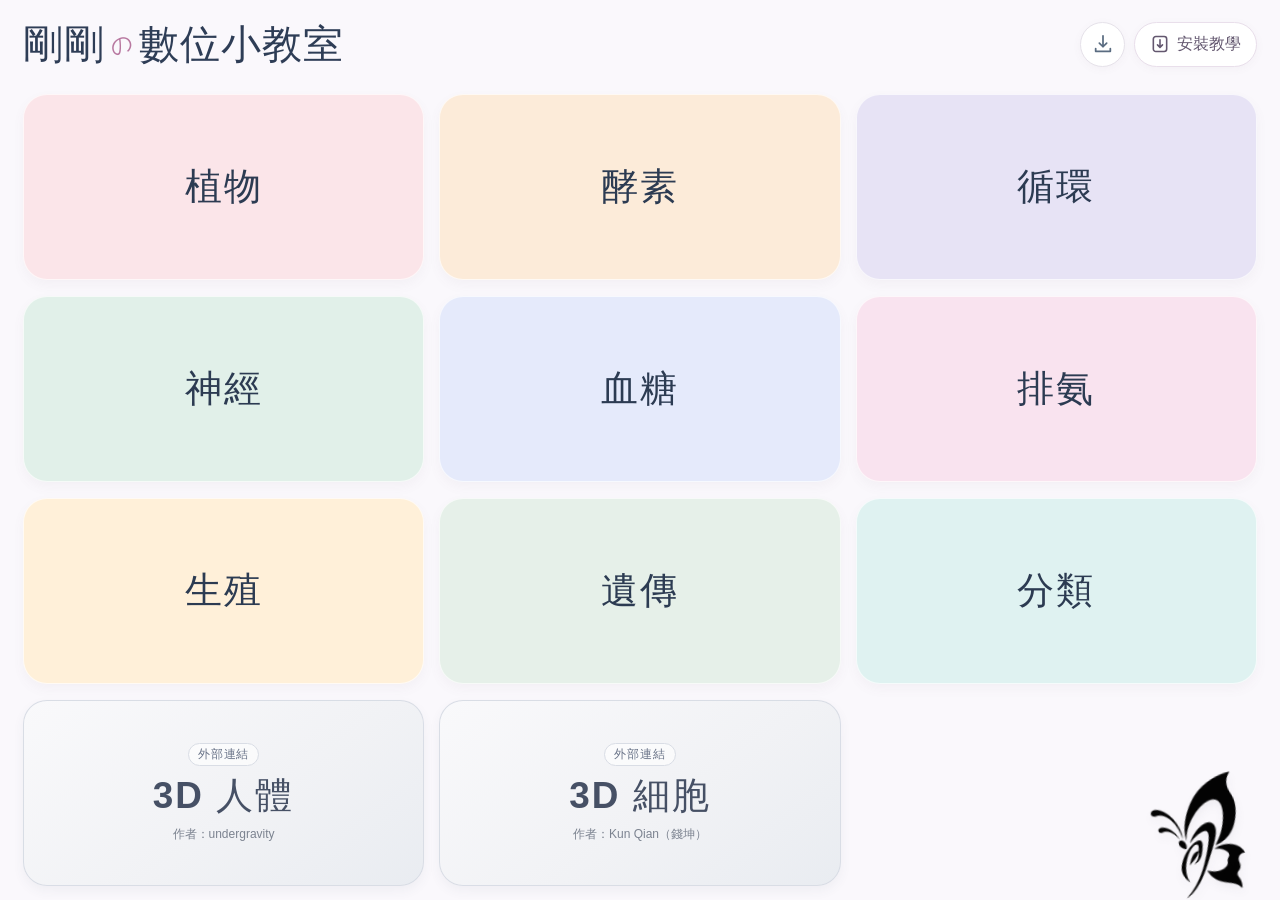
<file: index.html>
<!doctype html>
<html lang="zh-Hant">
<head>
  <meta charset="utf-8">
  <meta name="viewport" content="width=device-width, initial-scale=1, viewport-fit=cover">
  <meta name="theme-color" content="#faf8fc">
  <meta name="description" content="剛剛の數位小教室｜自製生物互動教學網站">
  <title>剛剛の數位小教室</title>
  <link rel="icon" href="./assets/app-icon-192.png" type="image/png">
  <link rel="apple-touch-icon" href="./assets/app-icon-180.png">
  <link rel="manifest" href="./manifest.webmanifest">
  <link rel="stylesheet" href="./style.css">
  <script src="./app.js" defer></script>
</head>
<body>
  <div class="shell">
    <header class="header">
      <div class="identity">
        <div class="brand-row">
          <h1>剛剛<span class="kana-no">の</span>數位小教室</h1>
        </div>
      </div>
      <div class="header-actions"><a class="offline-entry" href="./offline.html" title="離線教材下載" aria-label="離線教材下載"><svg viewBox="0 0 24 24" fill="none" stroke="currentColor" stroke-width="1.9" stroke-linecap="round" stroke-linejoin="round" aria-hidden="true"><path d="M12 3v12m-4-4 4 4 4-4"/><path d="M4 17v3h16v-3"/></svg></a><button class="install-button" id="install-help" type="button" aria-haspopup="dialog" aria-controls="install-dialog">
        <svg viewBox="0 0 24 24" fill="none" stroke="currentColor" stroke-width="1.9" stroke-linecap="round" stroke-linejoin="round" aria-hidden="true"><rect x="4" y="3" width="16" height="18" rx="3"/><path d="M12 7v9m-3-3 3 3 3-3"/></svg>
        <span>安裝教學</span>
      </button></div>
    </header>
    <div class="section-bar" id="section-bar" hidden>
      <button class="back-button" id="back-button" type="button" aria-label="返回九宮格首頁" title="返回九宮格首頁">
        <svg viewBox="0 0 24 24" fill="none" stroke="currentColor" stroke-width="2.3" stroke-linecap="round" stroke-linejoin="round" aria-hidden="true"><path d="m14.5 5-7 7 7 7"/></svg>
      </button>
      <h2 id="section-name"></h2>
    </div>
    <div class="grid-stage"><img class="floating-brand floating-butterfly" src="./assets/brand-butterfly.png" alt="" aria-hidden="true"><main id="grid" class="grid" aria-label="教學網站選單">
      <p class="loading">正在載入…</p>
    </main></div>
  </div>
  <dialog class="install-dialog" id="install-dialog" aria-labelledby="install-title">
    <div class="dialog-top">
      <h2 id="install-title">安裝到 iPad</h2>
      <button id="close-install" class="dialog-close" type="button" aria-label="關閉安裝教學">✕</button>
    </div>
    <ol class="steps">
      <li><span class="step-number">1</span><span>用 <strong>Safari</strong> 開啟本網站</span></li>
      <li><span class="step-number">2</span><span>點選 <strong>分享</strong> <span aria-hidden="true">▢↑</span>（或工具列的分享選項）</span></li>
      <li><span class="step-number">3</span><span>選擇 <strong>加入主畫面</strong></span></li>
      <li><span class="step-number">4</span><span>點選 <strong>加入</strong>，回主畫面開啟</span></li>
    </ol>
    <p class="install-note">加入主畫面不代表所有教材已離線下載；各單元仍需完成離線準備。</p>
    <button id="done-install" class="dialog-done" type="button">知道了</button>
  </dialog>
</body>
</html>
</file>
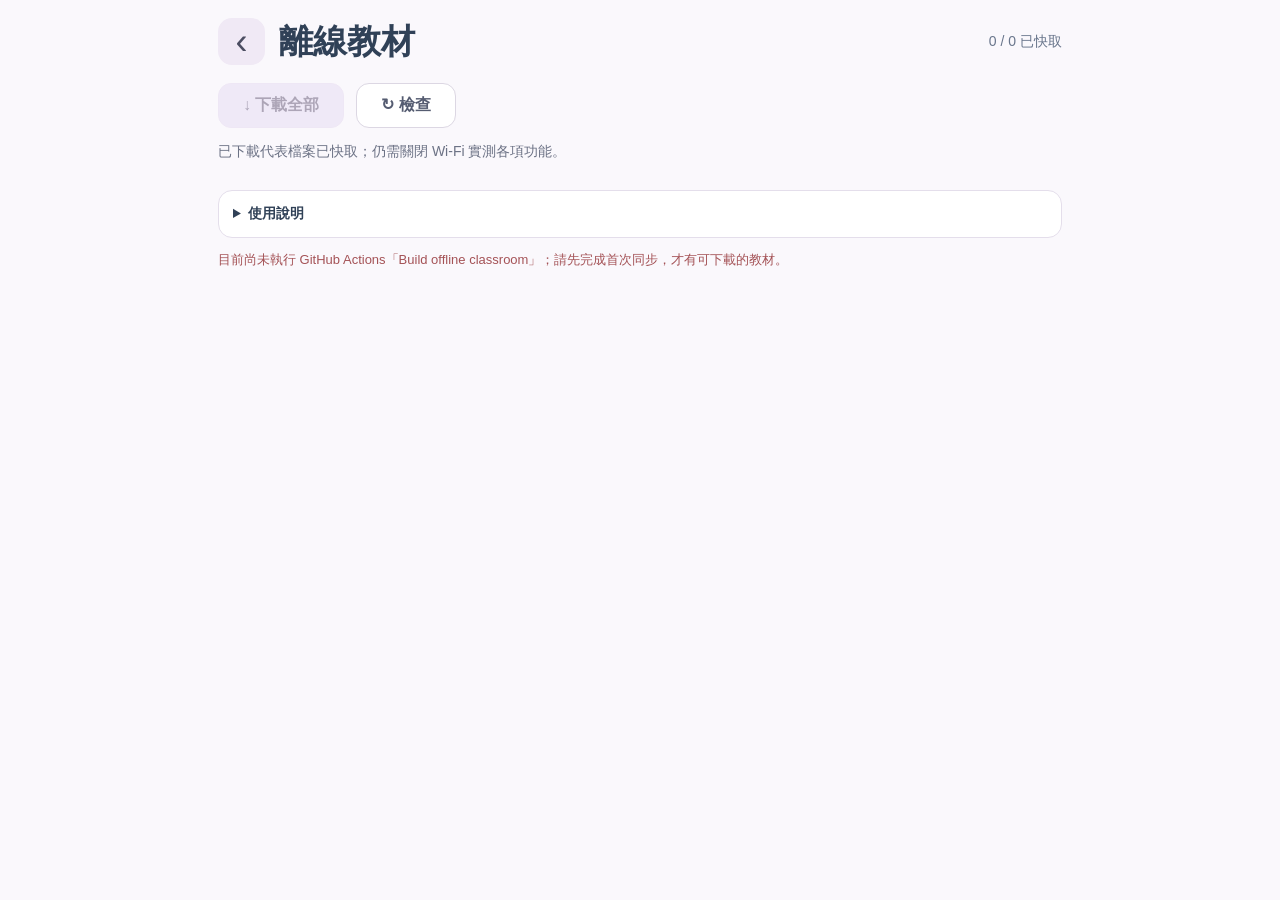
<file: offline.html>
<!doctype html>
<html lang="zh-Hant">
<head>
 <meta charset="utf-8">
 <meta name="viewport" content="width=device-width,initial-scale=1,viewport-fit=cover">
 <meta name="theme-color" content="#faf8fc">
 <title>離線教材｜剛剛の數位小教室</title>
 <link rel="stylesheet" href="./offline.css">
 <link rel="icon" href="./assets/app-icon-192.png">
 <script src="./offline.js" defer></script>
</head>
<body>
 <main class="page">
  <header class="topbar">
   <a class="back" href="./" aria-label="返回小教室">‹</a>
   <h1>離線教材</h1>
   <span class="counter" id="counter">讀取中</span>
  </header>
  <div class="actions">
    <button id="download-all" class="primary" disabled>↓ 下載全部</button>
    <button id="check-all" class="light">↻ 檢查</button>
  </div>
  <div class="progress" id="progress-area" hidden>
    <div class="progress-head"><span id="progress-text">準備下載</span><strong id="progress-percent">0%</strong></div>
    <progress id="progress-bar" value="0" max="100"></progress>
  </div>
  <p id="hint" class="hint">已下載代表檔案已快取；仍需關閉 Wi-Fi 實測各項功能。</p>
  <div id="list" class="list" aria-live="polite"><p class="hint">正在讀取教材清單…</p></div>
  <details class="help"><summary>使用說明</summary>
    <p>請先連上 Wi-Fi，依序為每台 iPad 下載教材。檔案會存入目前瀏覽器或主畫面 App 的儲存空間。下載期間不要關閉畫面。</p>
    <p>狀態「已快取」只代表列出的靜態檔案都在本機，不保證外部 CDN、遠端 API、動態內容與 3D 模型已完整支援離線。</p>
    <p>教材修改後，先重新整理此頁，再點「下載更新」。新版本完整下載前會保留舊版，不會提前切換。</p>
  </details>
  <p class="error" id="error" role="status"></p>
 </main>
</body>
</html>
</file>
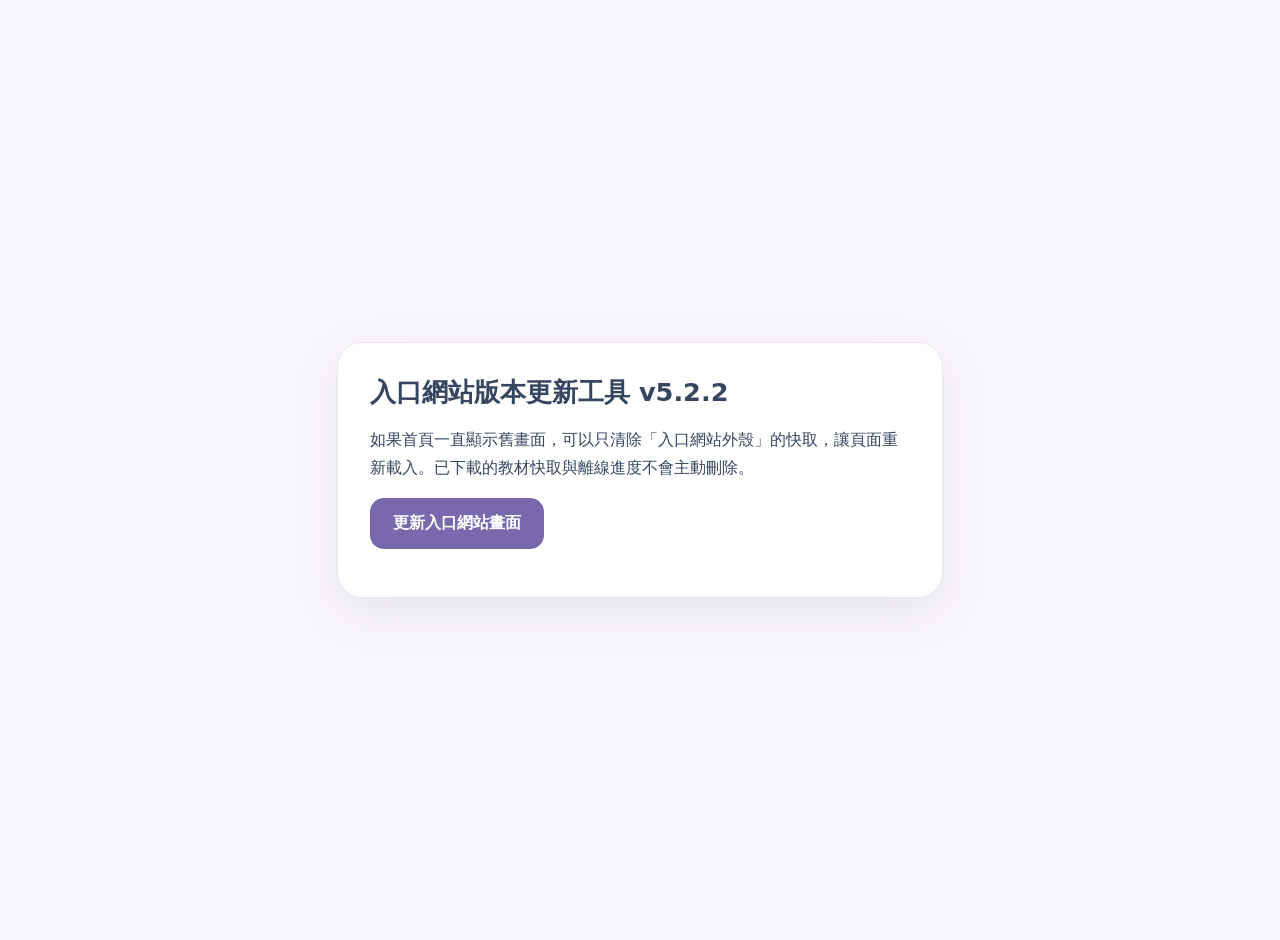
<file: refresh.html>
<!doctype html><html lang="zh-Hant"><head><meta charset="utf-8"><meta name="viewport" content="width=device-width,initial-scale=1"><title>更新入口網站快取｜剛剛の數位小教室</title><style>body{font-family:system-ui,"PingFang TC",sans-serif;background:#f9f6fb;color:#364560;min-height:100dvh;display:grid;place-items:center;margin:0;padding:20px}.panel{max-width:540px;background:#fff;border:1px solid #ece1ef;border-radius:25px;padding:32px;box-shadow:0 15px 45px #77678820}h1{margin:0 0 15px;font-size:1.6rem}p{line-height:1.75}button{border:0;border-radius:14px;padding:15px 23px;background:#7769ac;color:white;font-size:1rem;font-weight:bold;cursor:pointer}#msg{font-size:.95rem;color:#5c6984}</style></head><body><div class="panel"><h1>入口網站版本更新工具 v5.2.2</h1><p>如果首頁一直顯示舊畫面，可以只清除「入口網站外殼」的快取，讓頁面重新載入。已下載的教材快取與離線進度不會主動刪除。</p><button id="fix" type="button">更新入口網站畫面</button><p id="msg" aria-live="polite"></p></div><script>document.getElementById('fix').onclick=async()=>{const msg=document.getElementById('msg');msg.textContent='正在清除舊版首頁快取…';try{if('serviceWorker' in navigator){const regs=await navigator.serviceWorker.getRegistrations();for(const r of regs){if(r.scope === new URL('./', location.href).href) await r.unregister();}}if('caches' in window){for(const key of await caches.keys()){if(key.startsWith('gg-room-shell-')||key.startsWith('gg-classroom-v'))await caches.delete(key);}}msg.textContent='完成，即將開啟新版首頁。';location.replace('./index.html?refresh=522');}catch(e){msg.textContent='自動更新失敗，請用 Safari 清除本網站資料後重新開啟。'+e.message;}};</script></body></html>
</file>
<file: style.css>
:root{font-family:-apple-system,BlinkMacSystemFont,"PingFang TC","Noto Sans TC","Microsoft JhengHei",sans-serif;color:#2e3d56;background:#faf8fc;font-synthesis:none}
*{box-sizing:border-box}html{height:100%;-webkit-text-size-adjust:100%}body{margin:0;min-height:100%;}button,a{-webkit-tap-highlight-color:transparent}button{font:inherit}
.shell{max-width:1320px;min-height:100dvh;margin:auto;display:flex;flex-direction:column;padding:clamp(12px,2vw,23px);padding-top:max(12px,env(safe-area-inset-top));padding-bottom:max(14px,env(safe-area-inset-bottom));gap:clamp(12px,2vh,22px)}
.header{display:flex;align-items:center;justify-content:space-between;gap:14px;min-height:64px}
.identity{display:flex;align-items:center;min-width:0;gap:clamp(8px,1.3vw,16px)}.app-mark{width:clamp(48px,6vw,66px);height:clamp(48px,6vw,66px);object-fit:cover;border-radius:15px;flex:none;box-shadow:0 3px 10px #3e355018}
h1{font-weight:800;font-size:clamp(24px,3.3vw,39px);line-height:1.2;letter-spacing:.05em;margin:0;white-space:nowrap}.logo-space{display:none;width:clamp(35px,4vw,49px);height:clamp(35px,4vw,49px);flex:none;border-radius:12px;background:#f0e8f4;border:1.5px dashed #d9cfe0}.logo-space.loaded{display:block;border:none;background:transparent;background-size:contain;background-repeat:no-repeat;background-position:center}
.install-button{display:flex;align-items:center;justify-content:center;gap:7px;white-space:nowrap;padding:10px 15px;border-radius:999px;background:#fff;border:1px solid #e9dfeb;color:#63576f;font-weight:650;font-size:clamp(13px,1.4vw,16px);cursor:pointer;min-height:45px;box-shadow:0 2px 8px #79677d0d}.install-button svg{width:20px;height:20px}
.section-bar{display:flex;align-items:center;gap:8px;min-height:45px}.section-bar[hidden]{display:none}.section-bar h2{font-size:clamp(22px,2.5vw,30px);font-weight:750;margin:0}.back-button{display:grid;place-items:center;width:44px;height:44px;border:none;border-radius:14px;background:#f1ebf4;color:#60516e;cursor:pointer}.back-button svg{width:24px;height:24px}
.grid{display:grid;grid-template-columns:repeat(3,minmax(0,1fr));grid-auto-rows:minmax(100px,1fr);gap:clamp(9px,1.2vw,17px);flex:1;min-height:0}.grid.children{flex:none;grid-auto-rows:clamp(130px,23vh,220px);align-content:start}.tile{display:grid;place-items:center;min-height:clamp(132px,19vh,220px);padding:12px;border:1px solid #ffffffb5;border-radius:clamp(17px,2vw,24px);text-decoration:none;color:#2c3b52;cursor:pointer;user-select:none;box-shadow:0 5px 12px #7a61760d;transition:transform .16s,box-shadow .16s}.tile:hover{transform:translateY(-2px);box-shadow:0 7px 20px #6657691c}.tile:active{transform:scale(.988)}.tile span{text-align:center;font-weight:780;letter-spacing:.055em;font-size:clamp(26px,3vw,38px);line-height:1.3}.grid.children .tile span{font-size:clamp(23px,2.7vw,34px)}.loading{grid-column:1/-1;align-self:center;text-align:center;color:#968da0}.tile:focus-visible,.install-button:focus-visible,.dialog-close:focus-visible,.dialog-done:focus-visible,.back-button:focus-visible{outline:3px solid #8277c5;outline-offset:3px}
.install-dialog{border:1px solid #eee6f1;border-radius:24px;padding:24px;width:min(550px,calc(100vw - 30px));max-height:90dvh;box-shadow:0 26px 80px #251d3655;color:#354058;background:#fff}.install-dialog::backdrop{background:#302c426e}.dialog-top{display:flex;align-items:center;justify-content:space-between;gap:12px}.dialog-top h2{margin:0;font-size:clamp(23px,2.5vw,28px)}.dialog-close{width:42px;height:42px;flex:none;border-radius:13px;background:#f5f0f7;border:none;color:#67576e;font-size:18px;cursor:pointer}.steps{list-style:none;padding:0;margin:18px 0 0;display:grid;gap:16px}.steps li{display:flex;align-items:center;gap:13px;font-size:clamp(16px,1.8vw,19px);line-height:1.45}.step-number{display:grid;place-items:center;flex:none;width:35px;height:35px;border-radius:50%;background:#eee5f5;color:#735d92;font-weight:800}.install-note{font-size:13px;color:#7f7789;line-height:1.6;margin:18px 0}.dialog-done{display:block;border:none;background:#e9ddec;color:#554666;border-radius:13px;min-height:47px;width:100%;font-size:17px;font-weight:750;cursor:pointer}
@media(max-width:650px){.shell{gap:13px}.header{flex-wrap:wrap}.identity{flex:1}.install-button{margin-left:auto}.grid{grid-template-columns:repeat(2,minmax(0,1fr));grid-auto-rows:145px}.grid.children{grid-auto-rows:150px}.tile{min-height:135px}.tile span{font-size:clamp(22px,5vw,28px)}.grid.children .tile span{font-size:clamp(20px,5vw,25px)}}
@media(orientation:landscape) and (max-height:700px){.shell{gap:10px;padding:10px 16px}.header{min-height:46px}.app-mark{width:47px;height:47px;border-radius:12px}h1{font-size:clamp(23px,3vw,32px)}.tile{min-height:105px}.grid.children{grid-auto-rows:minmax(125px,25vh)}.tile span{font-size:clamp(22px,2.6vw,30px)}}
@media(prefers-reduced-motion:reduce){.tile{transition:none}}

/* v5.1: download management is hidden behind one compact icon; no homepage text blocks. */
.header-actions{display:flex;align-items:center;gap:9px;flex-shrink:0}
.offline-entry{width:45px;height:45px;display:grid;place-items:center;border-radius:50%;background:#fff;color:#5a6c81;border:1px solid #e6e2ea;text-decoration:none;box-shadow:0 2px 8px #79677d0d}
.offline-entry svg{width:22px;height:22px}
.offline-entry:focus-visible{outline:3px solid #8277c5;outline-offset:3px}
@media(max-width:650px){.header-actions{margin-left:auto}}

/* v5.2.1 branding: original navigation and offline manager remain unchanged. */
.brand-row{display:flex;align-items:center;gap:clamp(8px,1.2vw,16px);min-width:0}
.brand-row h1{font-family:"DFPHaiBao-W4","華康海報體","Hannotate TC","PingFang TC","Noto Sans TC",sans-serif;font-weight:900;letter-spacing:.015em;font-size:clamp(22px,3.1vw,37px)}
.kana-no{display:inline-block;font-size:.57em;vertical-align:.15em;margin:0 .07em;transform:rotate(-17deg);color:#d98da7;letter-spacing:0}
.brand-logos{display:flex;align-items:center;gap:7px;flex-shrink:0}
.brand-logo{width:clamp(38px,4.2vw,58px);height:clamp(38px,4.2vw,58px);display:grid;place-items:center;border-radius:16px;background:linear-gradient(145deg,#fffdfd,#faf4f8);border:1px solid #eee7ec;box-shadow:0 5px 17px rgba(69,53,70,.07);padding:5px;overflow:hidden}
.brand-logo img{max-width:100%;max-height:100%;object-fit:contain;display:block}
.brand-logo-butterfly{padding:7px;background:#f9f0f6}
.brand-logo-turtle{padding:6px;background:#fff}
@media(orientation:landscape) and (max-height:700px){.brand-logo{width:42px;height:42px;border-radius:12px}.brand-row h1{font-size:clamp(21px,2.8vw,31px)}}
@media(max-width:780px){.brand-logos{gap:5px}.brand-logo{width:39px;height:39px}.brand-row h1{font-size:clamp(19px,3.5vw,30px)}}
@media(max-width:650px){.brand-row{flex-wrap:wrap}.brand-logos{margin-left:1px}}

/* v5.3: airy, large transparent animal silhouettes outside the tile content. */
.shell{position:relative;isolation:isolate}
.header{position:relative;z-index:2}
.identity{gap:0}.app-mark,.brand-logos{display:none!important}
.brand-row h1{font-size:clamp(25px,3.25vw,40px);letter-spacing:.025em}
.kana-no{font-size:.55em;vertical-align:.2em;margin:0 .25em;transform:rotate(-24deg) translateY(-2px);color:#b878a0}
.grid-stage{position:relative;flex:1;display:flex;min-height:0}
.grid-stage .grid{width:100%;position:relative;z-index:1}
.floating-brand{position:absolute;z-index:2;object-fit:contain;pointer-events:none;user-select:none;filter:drop-shadow(0 5px 4px rgba(41,39,54,.05))}
.floating-butterfly{width:clamp(108px,12vw,166px);height:auto;top:-65px;right:clamp(48px,11vw,145px);transform:rotate(-16deg);opacity:.87}
.floating-turtle{width:clamp(130px,14vw,196px);height:auto;bottom:-33px;right:-34px;transform:rotate(11deg);opacity:.85}
/* Keep art from obscuring tap targets: reserve a narrow clear edge at the top/bottom. */
.grid-stage .grid:not(.children){padding-top:36px;padding-bottom:23px}
.grid-stage:has(.grid.children) .floating-brand{display:none}
@media(orientation:landscape) and (max-height:700px){
 .floating-butterfly{width:110px;top:-39px;right:85px}
 .floating-turtle{width:125px;bottom:-16px;right:-12px}
 .grid-stage .grid:not(.children){padding-top:20px;padding-bottom:10px}
}
@media(max-width:650px){.floating-butterfly{width:85px;top:-35px;right:35px}.floating-turtle{width:95px;right:-8px;bottom:-15px}.grid-stage .grid:not(.children){padding-top:26px}}

/* v5.3 final: turtle beside the title, butterfly at the bottom-right grid corner. */
.header{overflow:visible}
.brand-row{position:relative;gap:clamp(8px,1.3vw,18px);overflow:visible}
.header-turtle{display:block;width:clamp(62px,7.4vw,112px);height:clamp(60px,7.3vw,105px);object-fit:contain;flex-shrink:0;align-self:center;transform:rotate(-8deg);pointer-events:none;user-select:none}
.grid-stage .floating-butterfly{width:clamp(105px,11vw,168px);top:auto;right:clamp(-22px,-1vw,-8px);bottom:clamp(-25px,-1.7vw,-10px);transform:rotate(-12deg);opacity:1}
.grid-stage .grid:not(.children){padding-top:0;padding-bottom:0}
@media(orientation:landscape) and (max-height:700px){
 .header-turtle{width:clamp(60px,7vw,88px);height:clamp(54px,7vw,80px)}
 .grid-stage .floating-butterfly{width:clamp(92px,10vw,125px);bottom:-12px;right:-9px}
 .grid-stage .grid:not(.children){padding-top:0;padding-bottom:0}
}
@media(max-width:800px){.brand-row h1{font-size:clamp(19px,3.1vw,30px)}.header-turtle{width:clamp(44px,7vw,72px);height:clamp(44px,7vw,72px)}}
@media(max-width:650px){.header-turtle{width:44px;height:44px}.grid-stage .floating-butterfly{width:88px;bottom:-10px;right:-7px}}


/* v5.3.1 -- additive external cards; preserve the nine original pastel tiles. */
/* Keep the homepage fitted within one screen, including on landscape iPads. */
html,body{height:100%;width:100%;overflow:hidden;overscroll-behavior:none}
.shell{height:100dvh;min-height:0;overflow:hidden}
.grid-stage{min-height:0;overflow:visible}
.grid-stage .grid:not(.children){
  flex:1;min-height:0;height:100%;align-content:stretch;
  grid-template-columns:repeat(var(--home-cols,3),minmax(0,1fr));
  grid-template-rows:repeat(var(--home-rows,4),minmax(0,1fr));
  grid-auto-rows:minmax(0,1fr);
}
.grid-stage .grid:not(.children)>.tile{min-height:0;min-width:0;padding:clamp(5px,1.3vh,12px)}
.grid-stage .grid:not(.children)>.tile span{font-size:clamp(20px,min(3vw,4.1vh),38px)}
/* External sites: gentle mist-white and pale-gray cards, deliberately no topic palette. */
.grid-stage .grid .tile-external{
  display:flex;flex-direction:column;justify-content:center;align-items:center;gap:clamp(4px,.7vh,9px);
  color:#465065!important;
  background:linear-gradient(145deg,#f9f9fb 0%,#f1f2f5 57%,#e9ecf1 100%)!important;
  border:1px solid rgba(215,220,228,.92);
  box-shadow:0 5px 12px rgba(76,88,103,.06);
  text-align:center;
}
.grid-stage .grid .tile-external .external-label{
  display:inline-block;border:1px solid #d9dde5;background:rgba(255,255,255,.64);
  border-radius:999px;padding:2px 9px;
  color:#687287;font-size:clamp(10px,1.05vw,12px);
  line-height:1.4;font-weight:700;letter-spacing:.07em;
}
.grid-stage .grid .tile-external .external-credit{
  color:#7c8390;font-size:clamp(10px,1.08vw,12px);line-height:1.3;font-weight:500;
  letter-spacing:0;
}
.grid-stage .grid.children .tile{min-width:0}
@media(orientation:landscape) and (max-height:570px){
  .shell{gap:7px;padding:7px 12px}
  .header{min-height:40px}
  .brand-row h1{font-size:clamp(18px,2.8vw,27px)}
  .grid-stage .grid:not(.children){gap:clamp(6px,1vw,12px)}
  .grid-stage .grid:not(.children)>.tile span{font-size:clamp(17px,2.55vw,27px)}
}
@media(max-width:650px){
  .grid-stage .grid:not(.children){gap:clamp(5px,1.6vw,10px)}
  .grid-stage .grid:not(.children)>.tile span{font-size:clamp(18px,4vw,27px)}
  .grid-stage .grid .tile-external{gap:3px}
  .grid-stage .grid .tile-external .external-credit{font-size:10px}
}
</file>
<file: offline.css>
:root{font-family:-apple-system,BlinkMacSystemFont,"PingFang TC",sans-serif;background:#faf8fc;color:#304157}
*{box-sizing:border-box}body{margin:0;min-height:100dvh}button{font:inherit;cursor:pointer}button:disabled{opacity:.45;cursor:not-allowed}.page{max-width:880px;margin:auto;padding:max(18px,env(safe-area-inset-top)) 18px max(22px,env(safe-area-inset-bottom))}.topbar{display:flex;align-items:center;gap:14px;margin-bottom:18px}.topbar h1{font-size:clamp(24px,3vw,34px);margin:0;flex:1}.back{width:47px;height:47px;display:grid;place-items:center;background:#f0e9f5;border-radius:14px;color:#4b4d61;font-size:36px;text-decoration:none;line-height:1}.counter{font-size:14px;color:#68758b}.actions{display:flex;gap:12px;margin-bottom:13px}.actions button,.item button{min-height:45px;border-radius:13px;border:1px solid #dcd7e3;font-weight:700}.actions button{padding:10px 24px}.primary{background:#e3d9f3;border-color:#e1d3ed!important;color:#514365}.light{background:white;color:#555c71}.hint{font-size:14px;color:#6c7285;line-height:1.55;margin:12px 0}.progress{border:1px solid #e2dfe9;border-radius:15px;background:white;padding:13px;margin-bottom:12px}.progress-head{display:flex;justify-content:space-between;font-size:13px;margin-bottom:9px;gap:8px}progress{display:block;appearance:none;width:100%;height:10px;border:0;border-radius:10px;overflow:hidden}progress::-webkit-progress-bar{background:#edf0f6}progress::-webkit-progress-value{background:#7caeab}.list{display:grid;gap:9px}.item{background:white;border:1px solid #ebe5ee;border-radius:15px;display:flex;gap:10px;align-items:center;justify-content:space-between;padding:13px 15px;min-height:74px}.details{flex:1;min-width:0}.name{font-size:18px;font-weight:750;margin-bottom:5px}.meta{font-size:12px;color:#718092;line-height:1.4}.status{font-size:13px;font-weight:650;margin-top:3px}.status.ok{color:#238167}.status.wait{color:#847088}.status.bad{color:#b46d46}.item .download-one{background:#e8edf9;color:#415579;padding:8px 14px;white-space:nowrap}.item .remove{background:#fff;color:#9b5d66;padding:7px 9px;font-size:12px;min-height:40px}.buttons{display:flex;gap:7px;flex-shrink:0}.help{margin-top:15px;padding:14px;border:1px solid #e4deeb;border-radius:14px;background:#fff}.help summary{font-size:14px;font-weight:700;cursor:pointer}.help p{font-size:13px;color:#627083;line-height:1.65}.error{font-size:13px;color:#a45256;white-space:pre-wrap}@media(max-width:580px){.item{align-items:flex-start;flex-direction:column}.buttons{width:100%}.item .download-one{flex:1}.topbar h1{font-size:25px}.actions button{flex:1;padding:8px 10px}}
</file>
